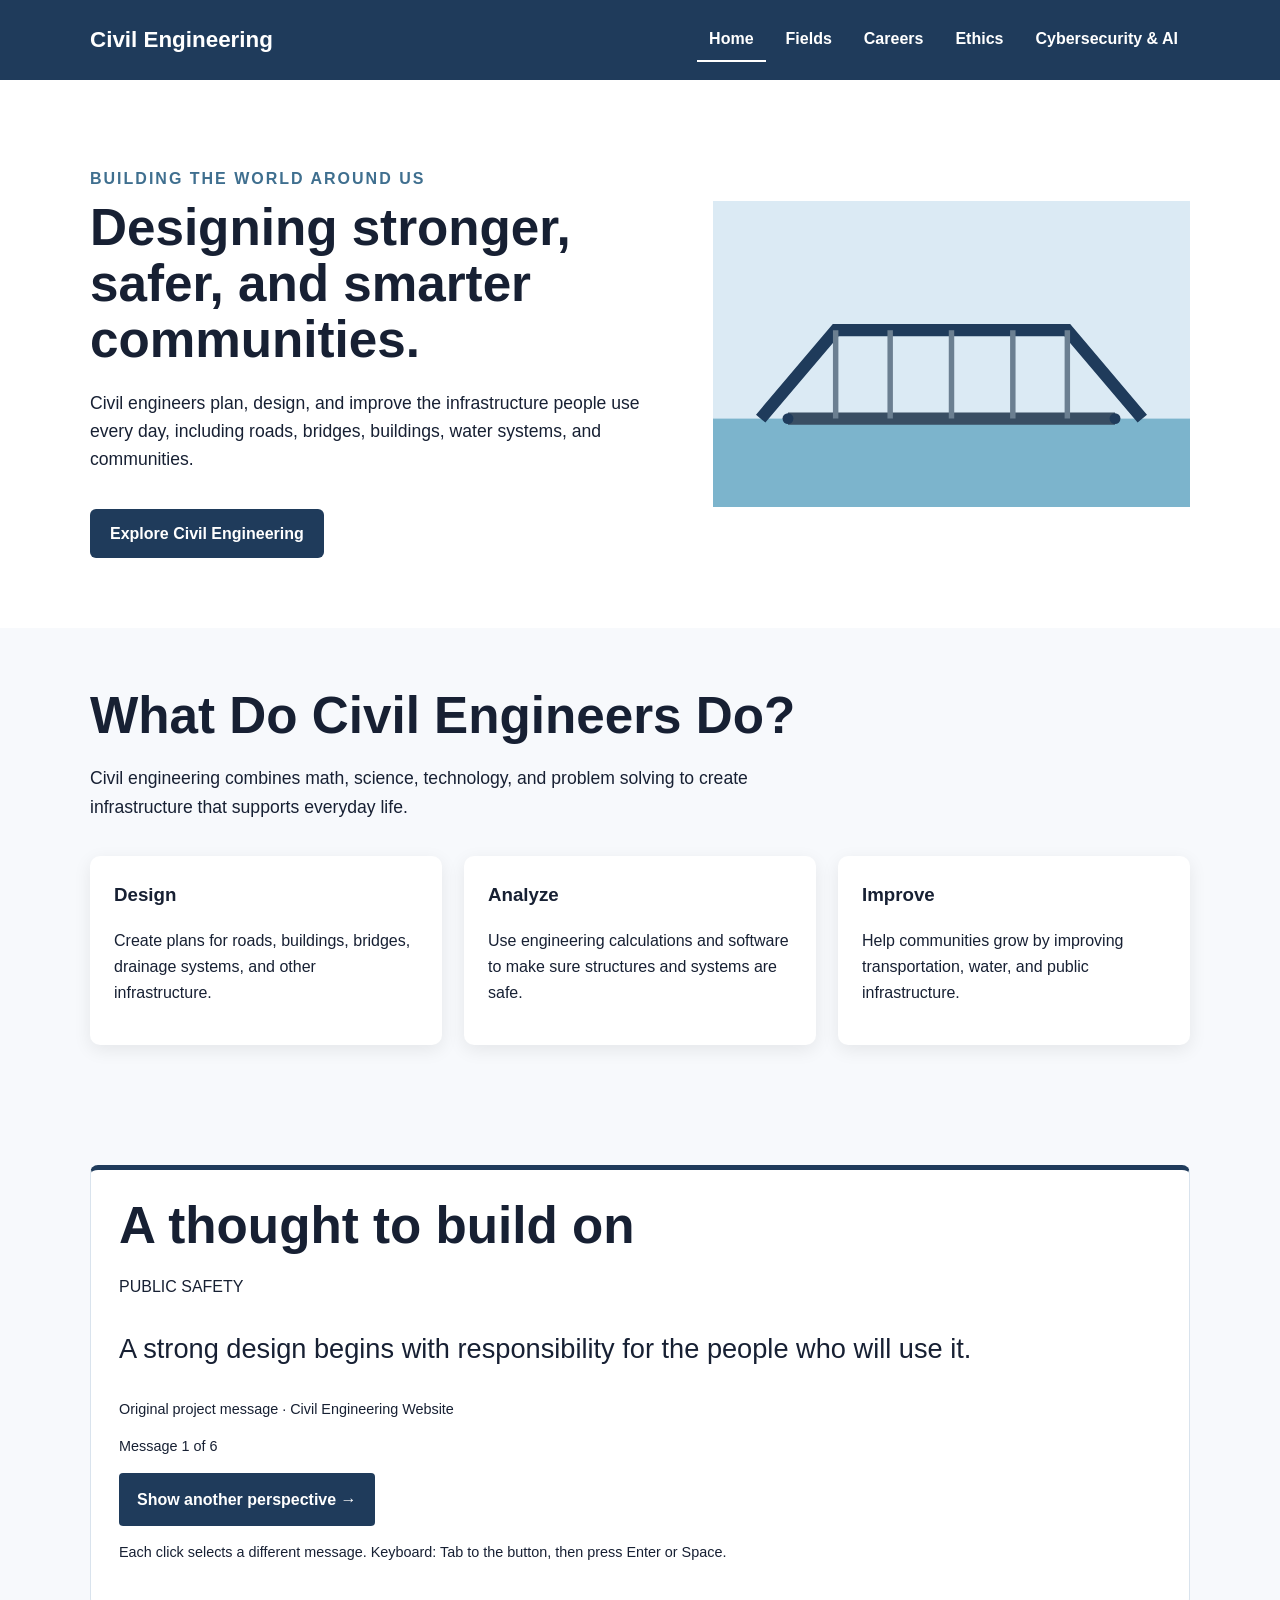
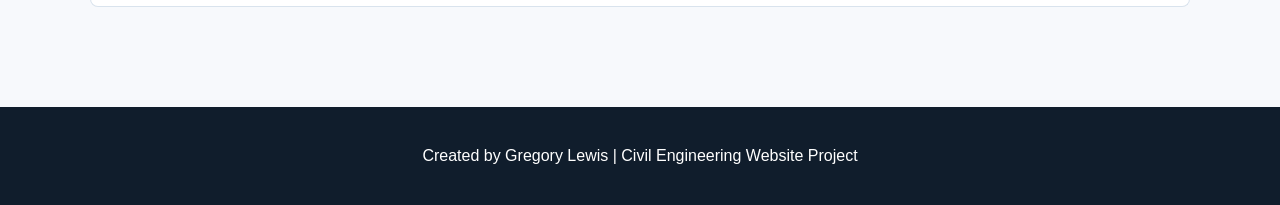
<file: index.html>
<!DOCTYPE html>
<html lang="en">
<head>
    <!-- Author: Gregory Lewis -->
    <meta charset="UTF-8">
    <meta name="viewport" content="width=device-width, initial-scale=1.0">
    <title>Civil Engineering | Home</title>
    <link rel="stylesheet" href="styles.css">
<meta name="description" content="Explore civil engineering, infrastructure, professional values, and career opportunities.">
<link rel="icon" href="images/bridge.svg" type="image/svg+xml">
<script src="quotes.js" defer></script>
</head>
<body>
<a class="skip-link" href="#main-content">Skip to content</a>
    <header><div class="container nav-wrap"><h1 class="logo"><a href="index.html" aria-label="Civil Engineering home">Civil Engineering</a></h1><nav aria-label="Main navigation"><a href="index.html" class="active" aria-current="page">Home</a><a href="fields.html">Fields</a><a href="careers.html">Careers</a><a href="ethics.html">Ethics</a><a href="cyber-AI.html">Cybersecurity & AI</a></nav></div></header>

    <main id="main-content">
        <section class="hero">
            <div class="container hero-grid">
                <div>
                    <p class="eyebrow">BUILDING THE WORLD AROUND US</p>
                    <h2>Designing stronger, safer, and smarter communities.</h2>
                    <p class="lead">
                        Civil engineers plan, design, and improve the infrastructure people use every day,
                        including roads, bridges, buildings, water systems, and communities.
                    </p>
                    <a class="button" href="fields.html">Explore Civil Engineering</a>
                </div>
                <img width="700" height="450" src="images/bridge.svg" alt="Illustration of a bridge">
            </div>
        </section>

        <section class="section">
            <div class="container">
                <h2>What Do Civil Engineers Do?</h2>
                <p class="section-intro">
                    Civil engineering combines math, science, technology, and problem solving to create
                    infrastructure that supports everyday life.
                </p>

                <div class="cards">
                    <article class="card">
                        <h3>Design</h3>
                        <p>Create plans for roads, buildings, bridges, drainage systems, and other infrastructure.</p>
                    </article>
                    <article class="card">
                        <h3>Analyze</h3>
                        <p>Use engineering calculations and software to make sure structures and systems are safe.</p>
                    </article>
                    <article class="card">
                        <h3>Improve</h3>
                        <p>Help communities grow by improving transportation, water, and public infrastructure.</p>
                    </article>
                </div>
            </div>
        </section>
    <section class="section"><div class="container"><section class="quote-card" aria-labelledby="card-title">
      <h2 id="card-title">A thought to build on</h2>
      <div id="quote-output" aria-live="polite" aria-atomic="true">
        <p id="quote-topic" class="topic">PUBLIC SAFETY</p>
        <blockquote><p id="quote-text">A strong design begins with responsibility for the people who will use it.</p></blockquote>
        <p class="credit">Original project message · Civil Engineering Website</p>
        <p id="quote-count" class="count">Message 1 of 6</p>
      </div>
      <button id="new-quote" type="button">Show another perspective <span aria-hidden="true">→</span></button>
      <p class="hint">Each click selects a different message. Keyboard: Tab to the button, then press Enter or Space.</p>
      <noscript><p>JavaScript is disabled. Enable it to generate another message; the first message remains available above.</p></noscript>
    </section></div></section>
</main>

    <footer>
        <p>Created by Gregory Lewis | Civil Engineering Website Project</p>
    </footer>
</body>
</html>
</file>
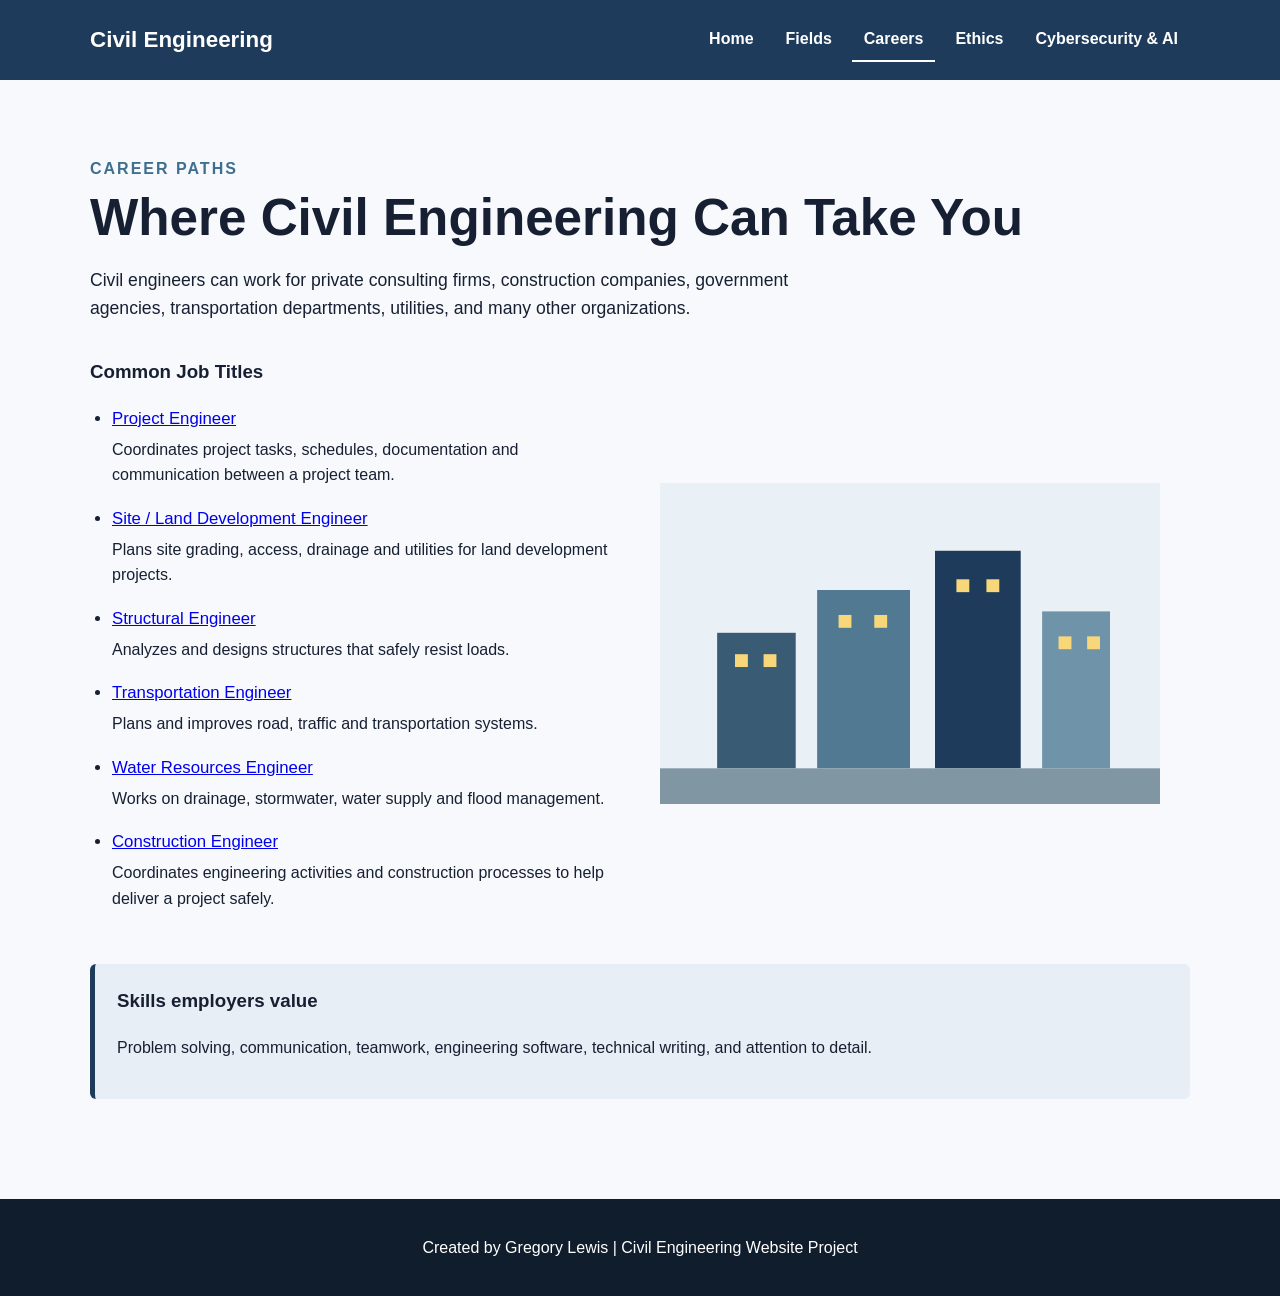
<file: careers.html>
<!DOCTYPE html>
<html lang="en">
<head>
    <!-- Author: Gregory Lewis -->
    <meta charset="UTF-8">
    <meta name="viewport" content="width=device-width, initial-scale=1.0">
    <title>Civil Engineering | Careers</title>
    <link rel="stylesheet" href="styles.css">
<meta name="description" content="Find civil engineering job titles, responsibilities and related specialties.">
<link rel="icon" href="images/bridge.svg" type="image/svg+xml">
</head>
<body>
<a class="skip-link" href="#main-content">Skip to content</a>
    <header><div class="container nav-wrap"><h1 class="logo"><a href="index.html" aria-label="Civil Engineering home">Civil Engineering</a></h1><nav aria-label="Main navigation"><a href="index.html">Home</a><a href="fields.html">Fields</a><a href="careers.html" class="active" aria-current="page">Careers</a><a href="ethics.html">Ethics</a><a href="cyber-AI.html">Cybersecurity & AI</a></nav></div></header>

    <main id="main-content" class="section">
        <div class="container">
            <p class="eyebrow">CAREER PATHS</p>
            <h2>Where Civil Engineering Can Take You</h2>
            <p class="section-intro">
                Civil engineers can work for private consulting firms, construction companies, government agencies,
                transportation departments, utilities, and many other organizations.
            </p>

            <div class="career-layout">
                <div>
                    <h3>Common Job Titles</h3>
                    <ul class="career-list">
                        <li><a href="fields.html#land">Project Engineer</a><p class="job-description">Coordinates project tasks, schedules, documentation and communication between a project team.</p></li>
                        <li><a href="fields.html#land">Site / Land Development Engineer</a><p class="job-description">Plans site grading, access, drainage and utilities for land development projects.</p></li>
                        <li><a href="fields.html#structural">Structural Engineer</a><p class="job-description">Analyzes and designs structures that safely resist loads.</p></li>
                        <li><a href="fields.html#transportation">Transportation Engineer</a><p class="job-description">Plans and improves road, traffic and transportation systems.</p></li>
                        <li><a href="fields.html#water">Water Resources Engineer</a><p class="job-description">Works on drainage, stormwater, water supply and flood management.</p></li>
                        <li><a href="fields.html#land">Construction Engineer</a><p class="job-description">Coordinates engineering activities and construction processes to help deliver a project safely.</p></li>
                    </ul>
                </div>

                <img width="700" height="450" src="images/city.svg" alt="Illustration of a city skyline">
            </div>

            <div class="callout">
                <h3>Skills employers value</h3>
                <p>Problem solving, communication, teamwork, engineering software, technical writing, and attention to detail.</p>
            </div>
        </div>
    </main>

    <footer>
        <p>Created by Gregory Lewis | Civil Engineering Website Project</p>
    </footer>
</body>
</html>
</file>
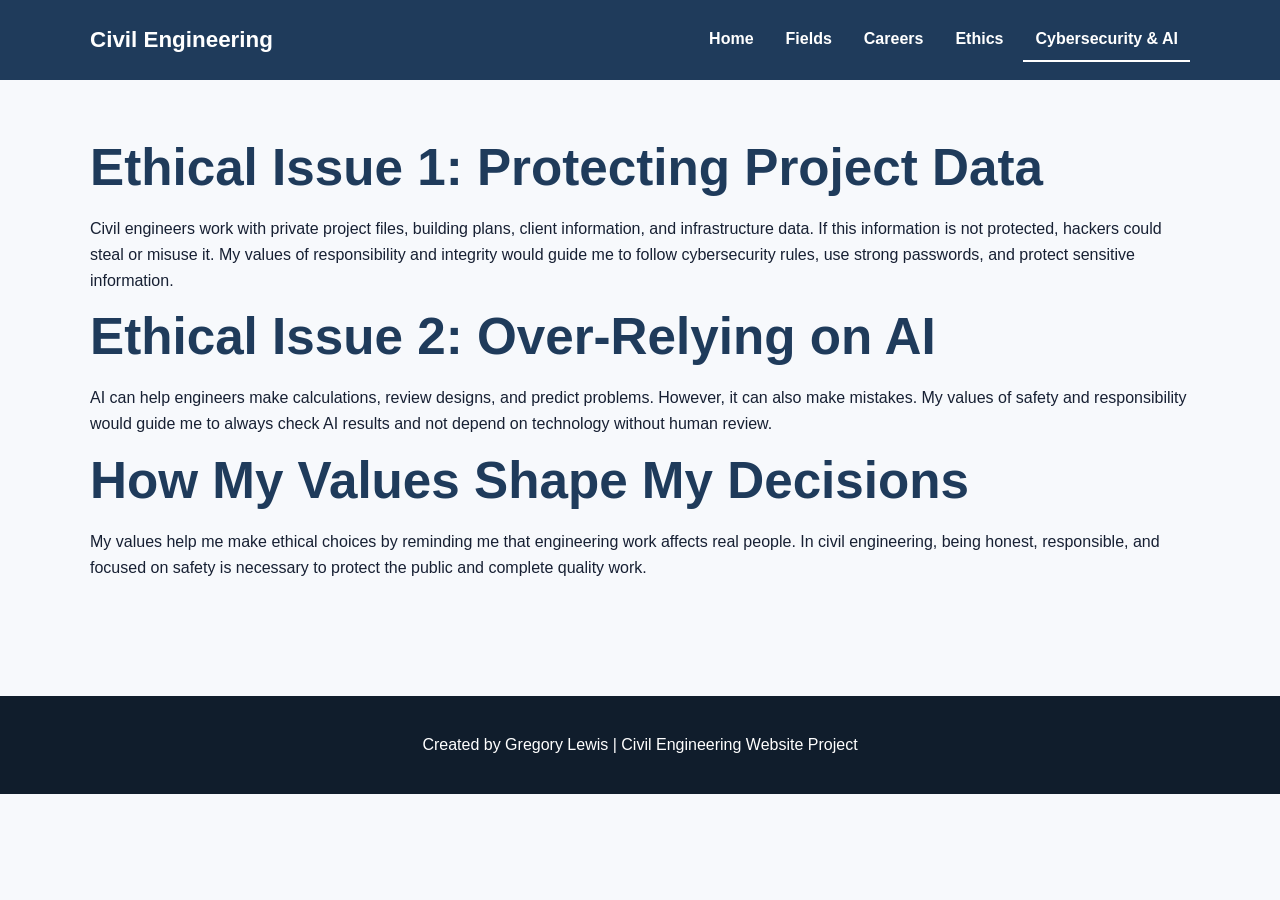
<file: cyber-AI.html>
<!DOCTYPE html>
<html lang="en">
<head>
<meta name="viewport" content="width=device-width, initial-scale=1">
<meta charset="UTF-8">
  <title>Cybersecurity and AI Ethics</title>
  <style>.reflection-content h2 { color: #1f3b5b; }</style>
<link rel="stylesheet" href="styles.css">
<meta name="description" content="Consider cybersecurity, project data and responsible use of artificial intelligence in civil engineering.">
<link rel="icon" href="images/bridge.svg" type="image/svg+xml">
</head>
<body>
<a class="skip-link" href="#main-content">Skip to content</a>
  <header><div class="container nav-wrap"><h1 class="logo"><a href="index.html" aria-label="Civil Engineering home">Civil Engineering</a></h1><nav aria-label="Main navigation"><a href="index.html">Home</a><a href="fields.html">Fields</a><a href="careers.html">Careers</a><a href="ethics.html">Ethics</a><a href="cyber-AI.html" class="active" aria-current="page">Cybersecurity & AI</a></nav></div></header>

  <main id="main-content" class="section"><div class="container reflection-content">
    <h2>Ethical Issue 1: Protecting Project Data</h2>
    <p>Civil engineers work with private project files, building plans, client information, and infrastructure data. If this information is not protected, hackers could steal or misuse it. My values of responsibility and integrity would guide me to follow cybersecurity rules, use strong passwords, and protect sensitive information.</p>

    <h2>Ethical Issue 2: Over-Relying on AI</h2>
    <p>AI can help engineers make calculations, review designs, and predict problems. However, it can also make mistakes. My values of safety and responsibility would guide me to always check AI results and not depend on technology without human review.</p>

    <h2>How My Values Shape My Decisions</h2>
    <p>My values help me make ethical choices by reminding me that engineering work affects real people. In civil engineering, being honest, responsible, and focused on safety is necessary to protect the public and complete quality work.</p>
  </div></main>
<footer><p>Created by Gregory Lewis | Civil Engineering Website Project</p></footer>
</body>
</html>
</file>
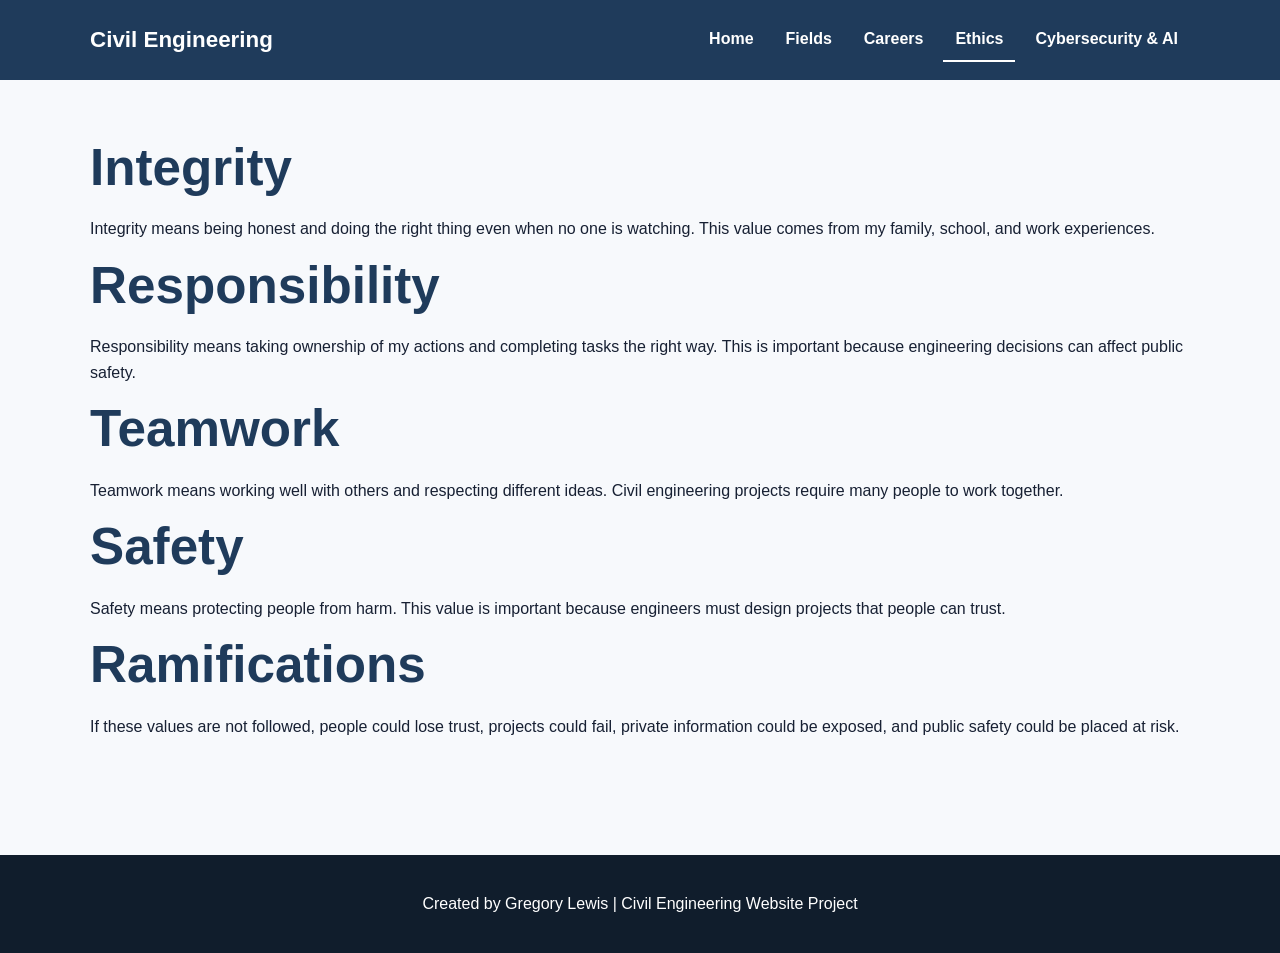
<file: ethics.html>
<!DOCTYPE html>
<html lang="en">
<head>
<meta name="viewport" content="width=device-width, initial-scale=1">
<meta charset="UTF-8">
  <title>My Values and Ethics</title>
  <style>.reflection-content h2 { color: #1f3b5b; }</style>
<link rel="stylesheet" href="styles.css">
<meta name="description" content="Explore integrity, responsibility, teamwork and public safety in civil engineering.">
<link rel="icon" href="images/bridge.svg" type="image/svg+xml">
</head>
<body>
<a class="skip-link" href="#main-content">Skip to content</a>
  <header><div class="container nav-wrap"><h1 class="logo"><a href="index.html" aria-label="Civil Engineering home">Civil Engineering</a></h1><nav aria-label="Main navigation"><a href="index.html">Home</a><a href="fields.html">Fields</a><a href="careers.html">Careers</a><a href="ethics.html" class="active" aria-current="page">Ethics</a><a href="cyber-AI.html">Cybersecurity & AI</a></nav></div></header>

  <main id="main-content" class="section"><div class="container reflection-content">
    <h2>Integrity</h2>
    <p>Integrity means being honest and doing the right thing even when no one is watching. This value comes from my family, school, and work experiences.</p>

    <h2>Responsibility</h2>
    <p>Responsibility means taking ownership of my actions and completing tasks the right way. This is important because engineering decisions can affect public safety.</p>

    <h2>Teamwork</h2>
    <p>Teamwork means working well with others and respecting different ideas. Civil engineering projects require many people to work together.</p>

    <h2>Safety</h2>
    <p>Safety means protecting people from harm. This value is important because engineers must design projects that people can trust.</p>

    <h2>Ramifications</h2>
    <p>If these values are not followed, people could lose trust, projects could fail, private information could be exposed, and public safety could be placed at risk.</p>
  </div></main>
<footer><p>Created by Gregory Lewis | Civil Engineering Website Project</p></footer>
</body>
</html>
</file>
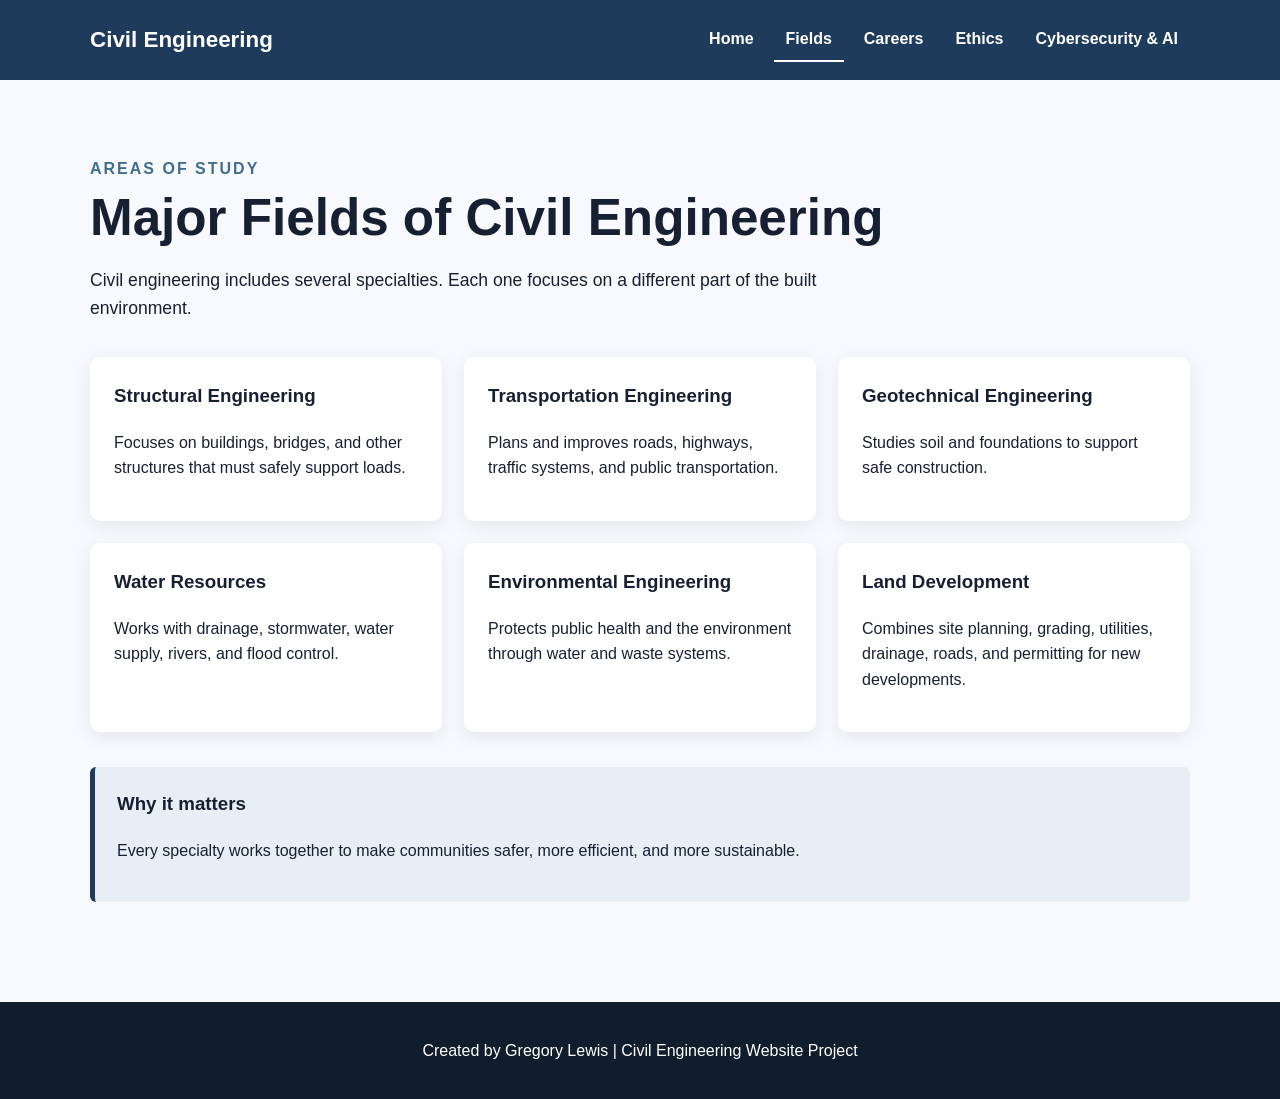
<file: fields.html>
<!DOCTYPE html>
<html lang="en">
<head>
    <!-- Author: Gregory Lewis -->
    <meta charset="UTF-8">
    <meta name="viewport" content="width=device-width, initial-scale=1.0">
    <title>Civil Engineering | Fields</title>
    <link rel="stylesheet" href="styles.css">
<meta name="description" content="Explore structural, transportation, geotechnical, water resources, environmental and land development engineering.">
<link rel="icon" href="images/bridge.svg" type="image/svg+xml">
</head>
<body>
<a class="skip-link" href="#main-content">Skip to content</a>
    <header><div class="container nav-wrap"><h1 class="logo"><a href="index.html" aria-label="Civil Engineering home">Civil Engineering</a></h1><nav aria-label="Main navigation"><a href="index.html">Home</a><a href="fields.html" class="active" aria-current="page">Fields</a><a href="careers.html">Careers</a><a href="ethics.html">Ethics</a><a href="cyber-AI.html">Cybersecurity & AI</a></nav></div></header>

    <main id="main-content" class="section">
        <div class="container">
            <p class="eyebrow">AREAS OF STUDY</p>
            <h2>Major Fields of Civil Engineering</h2>
            <p class="section-intro">
                Civil engineering includes several specialties. Each one focuses on a different part of the built environment.
            </p>

            <div class="cards">
                <article class="card">
                    <h3 id="structural">Structural Engineering</h3>
                    <p>Focuses on buildings, bridges, and other structures that must safely support loads.</p>
                </article>
                <article class="card">
                    <h3 id="transportation">Transportation Engineering</h3>
                    <p>Plans and improves roads, highways, traffic systems, and public transportation.</p>
                </article>
                <article class="card">
                    <h3 id="geotechnical">Geotechnical Engineering</h3>
                    <p>Studies soil and foundations to support safe construction.</p>
                </article>
                <article class="card">
                    <h3 id="water">Water Resources</h3>
                    <p>Works with drainage, stormwater, water supply, rivers, and flood control.</p>
                </article>
                <article class="card">
                    <h3 id="environmental">Environmental Engineering</h3>
                    <p>Protects public health and the environment through water and waste systems.</p>
                </article>
                <article class="card">
                    <h3 id="land">Land Development</h3>
                    <p>Combines site planning, grading, utilities, drainage, roads, and permitting for new developments.</p>
                </article>
            </div>

            <div class="callout">
                <h3>Why it matters</h3>
                <p>Every specialty works together to make communities safer, more efficient, and more sustainable.</p>
            </div>
        </div>
    </main>

    <footer>
        <p>Created by Gregory Lewis | Civil Engineering Website Project</p>
    </footer>
</body>
</html>
</file>
<file: styles.css>
* {
    box-sizing: border-box;
}

body {
    margin: 0;
    font-family: Arial, Helvetica, sans-serif;
    color: #172033;
    background: #f7f9fc;
    line-height: 1.6;
}

.container {
    width: min(1100px, 90%);
    margin: 0 auto;
}

header {
    background: #1f3b5b;
    color: white;
    padding: 18px 0;
}

.nav-wrap {
    display: flex;
    justify-content: space-between;
    align-items: center;
    gap: 20px;
}

.logo {
    margin: 0;
    font-size: 1.4rem;
}

nav {
    display: flex;
    gap: 18px;
}

nav a {
    color: white;
    text-decoration: none;
    font-weight: bold;
    display: inline-flex;
    align-items: center;
    justify-content: center;
    min-height: 44px;
    padding: 8px 12px;
    border-bottom: 2px solid transparent;
}

img, video {
    display: block;
    max-width: 100%;
    height: auto;
}

.hero-grid > *, .career-layout > *, .cards > * {
    min-width: 0;
}

body { overflow-wrap: anywhere; }

a:focus-visible {
    outline: 3px solid #b36a00;
    outline-offset: 4px;
}

nav a:hover,
nav a.active {
    border-bottom: 2px solid white;
}

.hero {
    background: white;
    padding: 70px 0;
}

.hero-grid {
    display: grid;
    grid-template-columns: 1.2fr 1fr;
    gap: 50px;
    align-items: center;
}

.hero img,
.career-layout img {
    width: 100%;
    max-width: 500px;
}

.eyebrow {
    font-weight: bold;
    letter-spacing: 2px;
    color: #3f6f8f;
    margin-bottom: 8px;
}

h2 {
    font-size: clamp(2rem, 4vw, 3.5rem);
    line-height: 1.1;
    margin: 0 0 20px;
}

h3 {
    margin-top: 0;
}

.lead,
.section-intro {
    font-size: 1.1rem;
    max-width: 760px;
}

.button {
    display: inline-block;
    margin-top: 18px;
    padding: 12px 20px;
    background: #1f3b5b;
    color: white;
    text-decoration: none;
    border-radius: 6px;
    font-weight: bold;
}

.button:hover {
    background: #315777;
}

.section {
    padding: 60px 0;
}

.cards {
    display: grid;
    grid-template-columns: repeat(3, 1fr);
    gap: 22px;
    margin-top: 35px;
}

.card {
    background: white;
    padding: 24px;
    border-radius: 10px;
    box-shadow: 0 5px 18px rgba(0, 0, 0, 0.08);
}

.callout {
    margin-top: 35px;
    background: #e7eef5;
    border-left: 5px solid #1f3b5b;
    padding: 22px;
    border-radius: 6px;
}

.career-layout {
    display: grid;
    grid-template-columns: 1fr 1fr;
    gap: 40px;
    align-items: center;
    margin-top: 35px;
}

.career-list {
    padding-left: 22px;
    font-size: 1.05rem;
}

footer {
    background: #101d2c;
    color: white;
    text-align: center;
    padding: 20px;
    margin-top: 40px;
}

@media (max-width: 800px) {
    .hero-grid,
    .career-layout,
    .cards {
        grid-template-columns: 1fr;
    }

    .nav-wrap {
        flex-direction: column;
    }

    nav {
        flex-wrap: wrap;
        justify-content: center;
    }
}

@media (max-width: 480px) {
    .container { width: calc(100% - 32px); }
    .hero { padding: 36px 0; }
    .section { padding: 36px 0; }
    .hero-grid, .career-layout { gap: 24px; }
    .nav-wrap { gap: 12px; }
    nav { gap: 8px; }
    h2 { font-size: clamp(1.75rem, 8vw, 2.25rem); line-height: 1.2; }
    .lead, .section-intro, .career-list { font-size: 1rem; }
    .eyebrow { font-size: .8rem; letter-spacing: 1px; }
    .card, .callout { padding: 20px; }
    .button { max-width: 100%; text-align: center; }
    footer { margin-top: 24px; padding: 20px 16px; }
}

/* Final revision: consistent navigation, readable career details, and integrated JavaScript. */
.nav-wrap { flex-wrap: wrap; }
nav { flex-wrap: wrap; gap: 8px; }
.logo a { color: white; text-decoration: none; }
.skip-link { position: absolute; left: 12px; top: -80px; background: white; color: #172033; padding: 10px; z-index: 10; }
.skip-link:focus { top: 12px; }
.job-description { margin: 4px 0 18px; font-size: 1rem; }
.quote-card { background: white; border: 1px solid #d9e3ed; border-top: 5px solid #1f3b5b; padding: 28px; border-radius: 8px; }
.quote-card blockquote { margin: 16px 0; font-size: clamp(1.2rem, 3vw, 1.7rem); }
.quote-card .credit, .quote-card .count, .quote-card .hint { font-size: .9rem; }
.quote-card button { background: #1f3b5b; color: white; border: 0; padding: 14px 18px; font: inherit; font-weight: bold; cursor: pointer; border-radius: 4px; }
:focus-visible { outline: 3px solid #b36a00; outline-offset: 4px; }
@media (max-width: 1000px) { .nav-wrap { flex-direction: column; } nav { justify-content: center; } }
</file>
